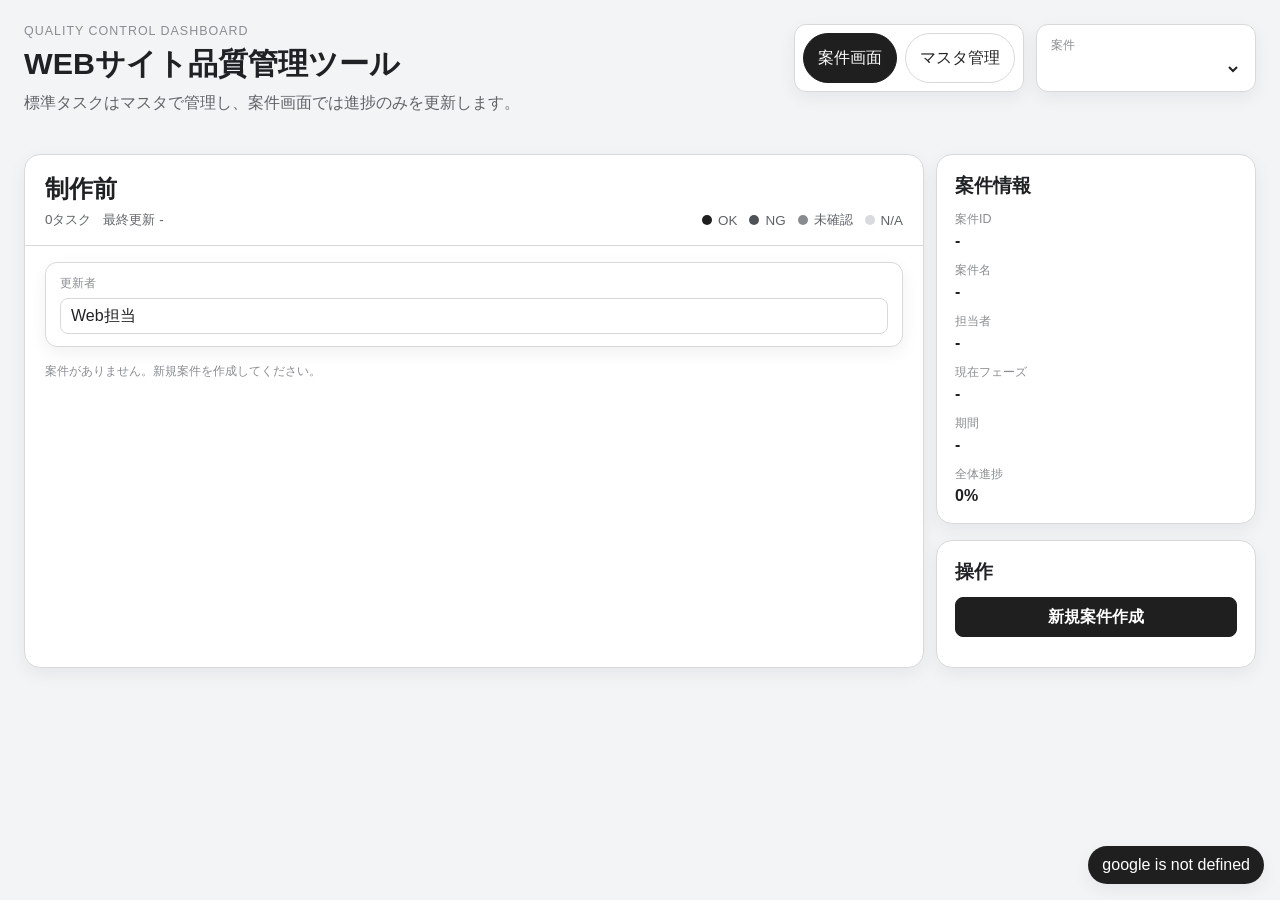
<file: GAS/index.html>
<!DOCTYPE html>
<html lang="ja">
<head>
  <meta charset="UTF-8">
  <meta name="viewport" content="width=device-width, initial-scale=1.0">
  <title>WEBサイト品質管理ツール</title>
  <style>
    :root{--bg:#f3f4f6;--panel:#fff;--muted:#f8f8f8;--border:#d9d9d9;--text:#202124;--soft:#5f6368;--faint:#8a8d91;--black:#1f1f1f;--g700:#4f5257;--g500:#888c91;--g200:#eceef1;--shadow:0 6px 18px rgba(15,23,42,.06);--r1:16px;--r2:12px;--r3:8px}
    *{box-sizing:border-box}body{margin:0;background:var(--bg);color:var(--text);font-family:"Segoe UI","Yu Gothic UI","Hiragino Sans",sans-serif}button,select,input,textarea{font:inherit;color:inherit}
    .app{max-width:1480px;margin:0 auto;padding:24px}.header,.sub,.grid,.master-grid,.summary{display:grid;gap:12px}.header{grid-template-columns:minmax(0,1fr) auto;align-items:start;margin-bottom:20px}.controls{display:flex;gap:12px;align-items:stretch}.panel,.field,.switch{background:var(--panel);border:1px solid var(--border);border-radius:var(--r2);box-shadow:var(--shadow)}
    .panel{border-radius:var(--r1)}.switch{display:flex;gap:8px;padding:8px}.switch button,.pill,.filter{min-width:88px;padding:10px 14px;border:1px solid var(--border);border-radius:999px;background:#fff;cursor:pointer}.switch button.active,.pill.active,.filter.active{background:var(--black);border-color:var(--black);color:#fff}
    .title h1{margin:0 0 8px;font-size:1.9rem}.eyebrow{margin:0 0 6px;font-size:.78rem;letter-spacing:.08em;text-transform:uppercase;color:var(--faint)}.desc{margin:0;color:var(--soft)}
    .field{display:flex;flex-direction:column;gap:6px;padding:12px 14px;min-width:220px}.field label,.helper{font-size:.78rem;color:var(--faint)}.field.hidden{display:none}.field input,.field select,.field textarea{border:1px solid var(--border);border-radius:var(--r3);background:#fff;outline:none;padding:8px 10px}.field .bare{border:0;background:transparent;padding:0;font-weight:600}
    .summary{grid-template-columns:repeat(4,minmax(0,1fr));margin-bottom:20px}.card{padding:16px;background:var(--panel);border:1px solid var(--border);border-radius:var(--r2);text-align:left;cursor:pointer;box-shadow:var(--shadow)}.card.active{background:#fafafa}.card-top{display:flex;justify-content:space-between;align-items:center;margin-bottom:8px}.card-top strong{font-size:.82rem;color:var(--soft);font-weight:600}.bar{height:8px;background:var(--g200);border-radius:999px;overflow:hidden}.fill{height:100%;background:linear-gradient(90deg,var(--black),var(--g700))}.card p{margin:10px 0 0;font-size:.84rem;color:var(--soft)}.card-statuses{display:flex;flex-wrap:wrap;gap:10px;margin-top:10px;font-size:.78rem;color:var(--soft)}.card-statuses span{white-space:nowrap}
    .grid,.master-grid{grid-template-columns:minmax(0,1fr) 320px}.main,.side{display:grid;gap:16px}.panel-head{display:flex;justify-content:space-between;align-items:center;gap:16px;padding:18px 20px 0}.panel-head h2,.panel-head h3{margin:0}.panel-head p{margin:6px 0 0;color:var(--soft)}.sub{grid-template-columns:minmax(0,1fr) auto;align-items:center;padding:0 20px 16px;border-bottom:1px solid var(--border)}.row{display:flex;gap:12px;flex-wrap:wrap;color:var(--soft);font-size:.84rem}.legend{display:inline-flex;gap:6px;align-items:center}.dot{width:10px;height:10px;border-radius:50%;background:var(--g500)}.dot.ok{background:var(--black)}.dot.ng{background:var(--g700)}.dot.na{background:#d8dadd}
    .wrap{padding:16px 20px 20px}.section{border:1px solid var(--border);border-radius:var(--r2);overflow:hidden;margin-bottom:14px}.section-head{display:flex;justify-content:space-between;align-items:center;padding:16px 18px;background:var(--muted)}.section-head h3{margin:0 0 4px;font-size:1rem}.section-head p{margin:0;font-size:.82rem;color:var(--soft)}.section-meta{display:flex;gap:12px;flex-wrap:wrap;font-size:.8rem;color:var(--soft)}.table{width:100%;border-collapse:collapse}.table th,.table td{padding:14px 16px;border-top:1px solid var(--border);vertical-align:top;text-align:left}.table th{background:#fcfcfc;color:var(--soft);font-size:.8rem;white-space:nowrap}.table th:nth-child(1),.table td:nth-child(1){width:92px;white-space:nowrap}.table th:nth-child(2),.table td:nth-child(2){width:96px;white-space:nowrap}.table th:last-child,.table td:last-child{white-space:nowrap}.badge,.state{display:inline-flex;align-items:center;justify-content:center;min-width:52px;padding:5px 10px;border-radius:999px;font-size:.78rem;font-weight:700}.badge{border:1px solid var(--border);background:#fff}.state.ok,.state.active{background:var(--black);color:#fff}.state.ng{background:var(--g700);color:#fff}.state.pending,.state.inactive{background:var(--g200)}.state.na{background:#f1f1f1;border:1px solid var(--border);color:var(--soft)}.note-view{max-width:280px;line-height:1.5;white-space:pre-wrap}.row-actions.inline{display:flex;gap:8px;align-items:center;flex-wrap:wrap}
    .info{margin:12px 0 0;display:grid;gap:12px}.info div{display:grid;gap:4px}.info dt{font-size:.78rem;color:var(--faint)}.info dd{margin:0;font-weight:600}.list{list-style:none;margin:12px 0 0;padding:0;display:grid;gap:12px}.list li{padding-top:12px;border-top:1px solid var(--border)}.list li:first-child{padding-top:0;border-top:0}.list strong{display:block;margin-bottom:4px;font-size:.92rem}.list span,.list p{color:var(--soft);font-size:.84rem}.updates li{display:grid;grid-template-columns:56px minmax(0,1fr);gap:12px}.updates p,.impact p{margin:0}.actions{margin-top:12px;display:grid;gap:10px}.btn{min-height:40px;border:1px solid var(--border);border-radius:var(--r3);background:#fff;cursor:pointer;font-weight:600;padding:0 14px}.btn.primary{background:var(--black);border-color:var(--black);color:#fff}.btn.small{min-height:32px;font-size:.82rem}.btn[disabled]{opacity:.65;cursor:wait}.link-btn{display:inline-flex;align-items:center;justify-content:center;min-height:40px;padding:0 14px;border:1px solid var(--border);border-radius:var(--r3);background:#fff;color:var(--text);text-decoration:none;font-weight:600;box-shadow:var(--shadow)}.link-btn:hover{background:#fafafa}
    .screen{display:none}.screen.active{display:block}.master-tools,.row-actions{display:flex;gap:8px;flex-wrap:wrap}.toast{position:fixed;right:16px;bottom:16px;background:var(--black);color:#fff;padding:10px 14px;border-radius:999px;box-shadow:var(--shadow);display:none}.toast.show{display:inline-flex}
    .modal-bg{position:fixed;inset:0;background:rgba(0,0,0,.35);display:none;align-items:center;justify-content:center;padding:16px}.modal-bg.show{display:flex}.modal{width:min(520px,100%);background:#fff;border-radius:var(--r1);box-shadow:var(--shadow);border:1px solid var(--border)}.modal-head,.modal-body,.modal-foot{padding:20px}.modal-head{border-bottom:1px solid var(--border)}.modal-body{display:grid;gap:12px}.modal-foot{display:flex;justify-content:flex-end;gap:10px;border-top:1px solid var(--border)}.cols2{display:grid;grid-template-columns:repeat(2,minmax(0,1fr));gap:12px}
    @media(max-width:1100px){.summary,.grid,.master-grid{grid-template-columns:1fr}}@media(max-width:800px){.app{padding:16px}.header,.controls,.sub,.cols2{grid-template-columns:1fr;display:grid}.summary{grid-template-columns:repeat(2,minmax(0,1fr))}.table,.table thead,.table tbody,.table tr,.table th,.table td{display:block}.table thead{display:none}.table td{border-top:0;padding-top:6px;padding-bottom:6px}.table tr{padding:12px 0;border-top:1px solid var(--border)}}
  </style>
</head>
<body>
  <div class="app">
    <header class="header">
      <div class="title">
        <p class="eyebrow">Quality Control Dashboard</p>
        <h1>WEBサイト品質管理ツール</h1>
        <p class="desc">標準タスクはマスタで管理し、案件画面では進捗のみを更新します。</p>
      </div>
      <div class="controls">
        <div class="switch" id="viewSwitch">
          <button class="active" data-view="project" type="button">案件画面</button>
          <button data-view="master" type="button">マスタ管理</button>
        </div>
        <div class="field" id="projectField">
          <label>案件</label>
          <select id="projectSelect" class="bare"></select>
        </div>
      </div>
    </header>

    <section class="screen active" id="projectScreen">
      <section class="summary" id="phaseSummary"></section>
      <main class="grid">
        <section class="main">
          <section class="panel">
            <div class="panel-head">
              <div>
                <h2 id="phaseTitle">制作前</h2>
                <p id="phaseDescription"></p>
              </div>
              <div class="master-tools" id="phaseTabs"></div>
            </div>
            <div class="sub">
              <div class="row">
                <span id="phaseMetaCount">0タスク</span>
                <span id="phaseMetaUpdated">最終更新 -</span>
              </div>
              <div class="row">
                <span class="legend"><i class="dot ok"></i>OK</span>
                <span class="legend"><i class="dot ng"></i>NG</span>
                <span class="legend"><i class="dot"></i>未確認</span>
                <span class="legend"><i class="dot na"></i>N/A</span>
              </div>
            </div>
            <div class="wrap">
              <div class="field" style="margin-bottom:16px">
                <label>更新者</label>
                <input id="updatedByInput" type="text" value="Web担当">
              </div>
              <div id="checklistGroups"></div>
            </div>
          </section>
        </section>
        <aside class="side">
          <section class="panel" style="padding:18px">
            <div class="panel-head" style="padding:0"><h3>案件情報</h3></div>
            <dl class="info">
              <div><dt>案件ID</dt><dd id="projectId">-</dd></div>
              <div><dt>案件名</dt><dd id="projectName">-</dd></div>
              <div><dt>担当者</dt><dd id="projectOwner">-</dd></div>
              <div><dt>現在フェーズ</dt><dd id="projectStage">-</dd></div>
              <div><dt>期間</dt><dd id="projectWindow">-</dd></div>
              <div><dt>全体進捗</dt><dd id="projectOverallProgress">0%</dd></div>
            </dl>
          </section>
          <section class="panel" style="padding:18px">
            <div class="panel-head" style="padding:0"><h3>操作</h3></div>
            <div class="actions">
              <button class="btn primary" id="createProjectButton" type="button">新規案件作成</button>
            </div>
            <p class="helper" id="spreadsheetLinkWrap" style="margin-top:12px"></p>
          </section>
        </aside>
      </main>
    </section>

    <section class="screen" id="masterScreen">
      <div class="master-grid">
        <section class="main">
          <section class="panel">
            <div class="panel-head">
              <div><h2>チェック項目マスタ管理</h2><p>標準タスクの追加・編集・有効/無効を行います。案件画面では定義を変更しません。</p></div>
              <div class="master-tools"><button class="btn primary" id="createMasterButton" type="button">新規タスク追加</button></div>
            </div>
            <div class="sub">
              <div class="row"><span id="masterTaskCount">0件の標準タスク</span><span id="masterActiveCount">有効 0件</span></div>
              <div class="master-tools" id="masterFilter">
                <button class="filter active" data-filter="all" type="button">すべて</button>
                <button class="filter" data-filter="active" type="button">有効のみ</button>
                <button class="filter" data-filter="inactive" type="button">無効のみ</button>
              </div>
            </div>
            <div class="wrap">
              <table class="table">
                <thead><tr><th>ID</th><th>フェーズ</th><th>カテゴリ</th><th>タスク名</th><th>重要度</th><th>状態</th><th>並び順</th><th>操作</th></tr></thead>
                <tbody id="masterTableBody"></tbody>
              </table>
            </div>
          </section>
        </section>
        <aside class="side">
          <section class="panel" style="padding:18px"><div class="panel-head" style="padding:0"><h3>管理ルール</h3></div><ul class="list"><li>標準タスクの追加・編集・有効/無効はマスタ管理画面で実施</li><li>案件画面ではステータスと備考のみ更新</li><li>既存案件への反映は自動ではなく明示操作で実施</li></ul></section>
        </aside>
      </div>
    </section>
  </div>

  <div class="toast" id="toast"></div>

  <div class="modal-bg" id="projectModal"><div class="modal"><div class="modal-head"><h3>新規案件作成</h3></div><div class="modal-body"><div class="field"><label>案件名</label><input id="modalProjectName" type="text"></div><div class="cols2"><div class="field"><label>担当者</label><input id="modalProjectOwner" type="text" value="Web担当"></div><div class="field"><label>現在フェーズ</label><select id="modalProjectPhase"></select></div></div><div class="cols2"><div class="field"><label>開始日</label><input id="modalProjectStart" type="date"></div><div class="field"><label>公開予定日</label><input id="modalProjectLaunch" type="date"></div></div></div><div class="modal-foot"><button class="btn" data-close="projectModal" type="button">キャンセル</button><button class="btn primary" id="submitProjectButton" type="button">作成</button></div></div></div>
  <div class="modal-bg" id="masterModal"><div class="modal"><div class="modal-head"><h3 id="masterModalTitle">マスタタスク編集</h3></div><div class="modal-body"><input id="modalTaskMasterId" type="hidden"><div class="cols2"><div class="field"><label>フェーズ</label><select id="modalMasterPhase"></select></div><div class="field"><label>カテゴリ</label><input id="modalMasterCategory" type="text"></div></div><div class="field"><label>タスク名</label><textarea id="modalMasterTaskName"></textarea></div><div class="cols2"><div class="field"><label>重要度</label><select id="modalMasterPriority"></select></div><div class="field"><label>並び順</label><input id="modalMasterSortOrder" type="number" step="10"></div></div></div><div class="modal-foot"><button class="btn" data-close="masterModal" type="button">キャンセル</button><button class="btn primary" id="submitMasterButton" type="button">保存</button></div></div></div>

  <script>
    const PHASES=['制作前','制作','公開前','公開後'];
    const PRIORITIES=['高','中','低'];
    const STATUS_OPTIONS=[{value:'ok',label:'OK'},{value:'ng',label:'NG'},{value:'pending',label:'未確認'},{value:'na',label:'N/A'}];
    const state={currentView:'project',currentProjectId:'',currentPhase:PHASES[0],masterFilter:'all',appState:null,projectDetail:null,masters:[]};
    const $=(id)=>document.getElementById(id);

    function init(){fillOptions();bindEvents();runServer('initializeSpreadsheet').then(()=>runServer('getAppState')).then((appState)=>{const safeAppState=(appState&&Array.isArray(appState.projects))?appState:{projects:[],spreadsheetUrl:''};state.appState=safeAppState;if(safeAppState.projects.length)state.currentProjectId=safeAppState.projects[0].projectId;renderApp();}).catch(err=>{showError(err);renderApp();});}
    function fillOptions(){ $('modalProjectPhase').innerHTML=PHASES.map(v=>`<option value="${v}">${v}</option>`).join(''); $('modalMasterPhase').innerHTML=PHASES.map(v=>`<option value="${v}">${v}</option>`).join(''); $('modalMasterPriority').innerHTML=PRIORITIES.map(v=>`<option value="${v}">${v}</option>`).join('');}
    function bindEvents(){
      $('viewSwitch').addEventListener('click',e=>{const b=e.target.closest('[data-view]'); if(!b)return; state.currentView=b.dataset.view; renderVisibility(); if(state.currentView==='master'&&!state.masters.length){ loadMasters(); }});
      $('projectSelect').addEventListener('change',e=>{state.currentProjectId=e.target.value; loadProjectDetail();});
      $('phaseSummary').addEventListener('click',e=>{const b=e.target.closest('[data-phase]'); if(!b)return; state.currentPhase=b.dataset.phase; renderProjectDetail();});
      $('phaseTabs').addEventListener('click',e=>{const b=e.target.closest('[data-phase]'); if(!b)return; state.currentPhase=b.dataset.phase; renderProjectDetail();});
      $('checklistGroups').addEventListener('click',e=>{const b=e.target.closest('[data-action="save-task"]'); if(!b)return; saveTask(b.dataset.taskMasterId);});
      $('masterFilter').addEventListener('click',e=>{const b=e.target.closest('[data-filter]'); if(!b)return; state.masterFilter=b.dataset.filter; renderMaster();});
      $('createProjectButton').addEventListener('click',()=>openModal('projectModal'));
      $('createMasterButton').addEventListener('click',()=>openMaster());
      $('submitProjectButton').addEventListener('click',submitProject);
      $('submitMasterButton').addEventListener('click',submitMaster);
      $('masterTableBody').addEventListener('click',e=>{const b=e.target.closest('[data-master-action]'); if(!b)return; const row=state.masters.find(x=>x.taskMasterId===b.dataset.taskMasterId); if(!row)return; if(b.dataset.masterAction==='edit')openMaster(row); if(b.dataset.masterAction==='toggle')runServer('toggleMasterItem',{taskMasterId:row.taskMasterId,isActive:!row.isActive}).then(()=>reloadMasters()).then(()=>toast('マスタ状態を更新しました。')).catch(showError);});
      document.querySelectorAll('[data-close]').forEach(b=>b.addEventListener('click',()=>closeModal(b.dataset.close)));
    }

    function renderApp(){renderProjectOptions();renderVisibility();renderMaster(); if(state.currentProjectId){loadProjectDetail();} else {renderEmpty();} if(state.appState&&state.appState.spreadsheetUrl){$('spreadsheetLinkWrap').innerHTML=`<a class="link-btn" href="${state.appState.spreadsheetUrl}" target="_blank" rel="noopener noreferrer">スプレッドシートを開く</a>`;}}
    function renderVisibility(){ $('projectScreen').classList.toggle('active',state.currentView==='project'); $('masterScreen').classList.toggle('active',state.currentView==='master'); $('projectField').classList.toggle('hidden',state.currentView==='master'); document.querySelectorAll('#viewSwitch [data-view]').forEach(b=>b.classList.toggle('active',b.dataset.view===state.currentView));}
    function normalizeProject(project){
      if(!project) return null;
      const projectId=project.projectId||project.id||'';
      const projectName=project.projectName||project.name||projectId||'名称未設定案件';
      return Object.assign({}, project, { projectId, projectName });
    }
    function renderProjectOptions(){
      const rawProjects=(state.appState&&Array.isArray(state.appState.projects))?state.appState.projects:[];
      const projects=rawProjects.map(normalizeProject).filter(Boolean);
      if(state.currentProjectId && !projects.some(p=>p.projectId===state.currentProjectId)){
        projects.push({ projectId: state.currentProjectId, projectName: '新規作成案件' });
      }
      $('projectSelect').innerHTML=projects.map(p=>`<option value="${p.projectId}">${escapeHtml(p.projectName)}</option>`).join('');
      $('projectSelect').value=state.currentProjectId||'';
      if(state.currentProjectId && $('projectSelect').value!==state.currentProjectId){
        const fallback=document.createElement('option');
        fallback.value=state.currentProjectId;
        fallback.textContent='新規作成案件';
        $('projectSelect').appendChild(fallback);
        $('projectSelect').value=state.currentProjectId;
      }
    }
    function loadProjectDetail(){ if(!state.currentProjectId){renderEmpty(); return Promise.resolve();} return runServer('getProjectChecklist',state.currentProjectId).then(detail=>{state.projectDetail=detail; renderProjectDetail();}).catch(showError);}
    function renderEmpty(){ $('phaseSummary').innerHTML=''; $('phaseTabs').innerHTML=''; $('checklistGroups').innerHTML='<p class="helper">案件がありません。新規案件を作成してください。</p>';}
    function renderProjectDetail(){ if(!state.projectDetail){renderEmpty(); return;} const d=state.projectDetail; const selected=d.phases.find(p=>p.phase===state.currentPhase)||d.phases[0]; state.currentPhase=selected.phase; $('projectId').textContent=d.project.projectId; $('projectName').textContent=d.project.projectName; $('projectOwner').textContent=d.project.owner; $('projectStage').textContent=d.project.currentPhase; $('projectWindow').textContent=`${d.project.startDate||'-'} - ${d.project.launchDate||'-'}`; $('projectOverallProgress').textContent=`${d.progress.overall}%`;
      $('phaseSummary').innerHTML=d.phases.map(p=>`<button class="card ${p.phase===state.currentPhase?'active':''}" data-phase="${p.phase}" type="button"><div class="card-top"><span>${p.phase}</span><strong>${p.progress}%</strong></div><div class="bar"><div class="fill" style="width:${p.progress}%"></div></div><p>${p.totalTasks}タスク</p></button>`).join('');
      $('phaseTabs').innerHTML=d.phases.map(p=>`<button class="pill ${p.phase===state.currentPhase?'active':''}" data-phase="${p.phase}" type="button">${p.phase}</button>`).join('');
      $('phaseTitle').textContent=selected.phase; $('phaseDescription').textContent=phaseDescription(selected.phase); $('phaseMetaCount').textContent=`${selected.totalTasks}タスク`;
      const latest=selected.categories.flatMap(c=>c.items).map(i=>i.updatedAt||'').sort().reverse()[0]||'-'; $('phaseMetaUpdated').textContent=`最終更新 ${latest}`;
      $('checklistGroups').innerHTML=selected.categories.map(c=>`<section class="section"><div class="section-head"><div><h3>${c.category}</h3><p>${c.items.length}件のタスク</p></div></div><table class="table"><thead><tr><th>タスク</th><th>重要度</th><th>ステータス</th><th>備考</th><th>更新</th><th>保存</th></tr></thead><tbody>${c.items.map(item=>`<tr><td class="task">${escapeHtml(item.taskName)}</td><td><span class="badge">${item.priority}</span></td><td><select data-status="${item.taskMasterId}">${STATUS_OPTIONS.map(o=>`<option value="${o.value}" ${o.value===item.status?'selected':''}>${o.label}</option>`).join('')}</select></td><td><textarea data-note="${item.taskMasterId}">${escapeHtml(item.note||'')}</textarea></td><td>${escapeHtml(item.updatedBy||'-')}<br><span class="helper">${escapeHtml(item.updatedAt||'-')}</span></td><td><button class="btn small" data-action="save-task" data-task-master-id="${item.taskMasterId}" type="button">保存</button></td></tr>`).join('')}</tbody></table></section>`).join('');
    }
    function renderMaster(){ const masters=filteredMasters(); $('masterTaskCount').textContent=`${masters.length}件の標準タスク`; $('masterActiveCount').textContent=`有効 ${state.masters.filter(i=>i.isActive).length}件`; document.querySelectorAll('#masterFilter [data-filter]').forEach(b=>b.classList.toggle('active',b.dataset.filter===state.masterFilter)); $('masterTableBody').innerHTML=masters.map(i=>`<tr><td>${i.taskMasterId}</td><td>${i.phase}</td><td>${i.category}</td><td>${escapeHtml(i.taskName)}</td><td><span class="badge">${i.priority}</span></td><td><span class="state ${i.isActive?'active':'inactive'}">${i.isActive?'有効':'無効'}</span></td><td>${i.sortOrder}</td><td><div class="row-actions"><button class="btn small" data-master-action="edit" data-task-master-id="${i.taskMasterId}" type="button">編集</button><button class="btn small" data-master-action="toggle" data-task-master-id="${i.taskMasterId}" type="button">${i.isActive?'無効化':'有効化'}</button></div></td></tr>`).join(''); if(!state.masters.length){ $('masterTableBody').innerHTML='<tr><td colspan="8">マスタは未読込です。マスタ管理画面を開いた際に取得します。</td></tr>'; }}
    function filteredMasters(){ if(state.masterFilter==='active')return state.masters.filter(i=>i.isActive); if(state.masterFilter==='inactive')return state.masters.filter(i=>!i.isActive); return state.masters;}
    function saveTask(taskMasterId){ const updatedBy=$('updatedByInput').value.trim()||'担当者'; const status=document.querySelector(`[data-status="${taskMasterId}"]`).value; const note=document.querySelector(`[data-note="${taskMasterId}"]`).value; runServer('saveProjectTaskUpdates',{projectId:state.currentProjectId,updatedBy,updates:[{taskMasterId,status,note}]}).then(detail=>{state.projectDetail=detail; return refreshAppState().then(()=>{ renderProjectDetail(); toast('タスクを保存しました。');});}).catch(showError);}
    function submitProject(){ const draftProjectName=$('modalProjectName').value.trim(); runServer('createProject',{projectName:draftProjectName,owner:$('modalProjectOwner').value,currentPhase:$('modalProjectPhase').value,startDate:$('modalProjectStart').value,launchDate:$('modalProjectLaunch').value,status:'進行中'}).then(detail=>{ if(!detail||!detail.project||!(detail.project.projectId||detail.project.id)){ throw new Error('案件作成結果が不正です。'); } const normalizedProject=normalizeProject(Object.assign({ projectName: draftProjectName }, detail.project)); const newProjectId=normalizedProject.projectId; closeModal('projectModal'); clearProjectModal(); if(!state.appState){ state.appState={projects:[],spreadsheetUrl:''}; } if(!Array.isArray(state.appState.projects)){ state.appState.projects=[]; } const index=state.appState.projects.findIndex(project=>normalizeProject(project).projectId===newProjectId); if(index>=0){ state.appState.projects[index]=normalizedProject; } else { state.appState.projects=[normalizedProject].concat(state.appState.projects.map(normalizeProject).filter(Boolean)); } state.currentProjectId=newProjectId; state.projectDetail=detail; renderProjectOptions(); $('projectSelect').value=newProjectId; renderVisibility(); renderProjectDetail(); toast('案件を作成しました。'); console.log('submitProject local project list', state.appState.projects.map(p=>normalizeProject(p)).filter(Boolean).map(p=>({projectId:p.projectId,projectName:p.projectName}))); return refreshAppState({preferredProjectId:newProjectId,debugLabel:'submitProject-background'}).then((appState)=>{ if(appState&&Array.isArray(appState.projects)){ console.log('submitProject refreshed projects',appState.projects.map(p=>({projectId:p.projectId,projectName:p.projectName}))); renderProjectOptions(); $('projectSelect').value=newProjectId; } return null; }); }).catch(showError);}
    function openMaster(master){ $('masterModalTitle').textContent=master?'マスタタスク編集':'新規マスタタスク追加'; $('modalTaskMasterId').value=master?master.taskMasterId:''; $('modalMasterPhase').value=master?master.phase:PHASES[0]; $('modalMasterCategory').value=master?master.category:''; $('modalMasterTaskName').value=master?master.taskName:''; $('modalMasterPriority').value=master?master.priority:PRIORITIES[1]; $('modalMasterSortOrder').value=master?master.sortOrder:''; openModal('masterModal');}
    function submitMaster(){ const existing=state.masters.find(i=>i.taskMasterId===$('modalTaskMasterId').value); runServer('saveMasterItem',{taskMasterId:$('modalTaskMasterId').value||undefined,phase:$('modalMasterPhase').value,category:$('modalMasterCategory').value,taskName:$('modalMasterTaskName').value,priority:$('modalMasterPriority').value,sortOrder:$('modalMasterSortOrder').value,isActive:existing?existing.isActive:true}).then(()=>reloadMasters()).then(()=>{closeModal('masterModal'); toast('マスタを保存しました。');}).catch(showError);}
    function loadMasters(){ return runServer('getMasterItems','all').then(items=>{ state.masters=Array.isArray(items)?items:[]; renderMaster(); return state.masters; }).catch(showError); }
    function reloadMasters(){ return loadMasters().then(()=>refreshAppState()).then(()=>state.currentProjectId?loadProjectDetail():null);}
    function refreshAppState(options){ const opts=options||{}; return runServer('getAppState').then(appState=>{ if(!appState||!Array.isArray(appState.projects)){ console.error('getAppState returned unexpected payload', appState); return { projects: [], spreadsheetUrl: '' }; } state.appState=appState; const hasPreferred=opts.preferredProjectId&&appState.projects.some(project=>project.projectId===opts.preferredProjectId); if(hasPreferred){ state.currentProjectId=opts.preferredProjectId; } else if(!state.currentProjectId&&appState.projects.length){ state.currentProjectId=appState.projects[0].projectId; } else if(state.currentProjectId&&!appState.projects.some(project=>project.projectId===state.currentProjectId)){ state.currentProjectId=appState.projects.length?appState.projects[0].projectId:''; } renderProjectOptions(); if(opts.debugLabel){ console.log(opts.debugLabel, { preferredProjectId: opts.preferredProjectId || '', currentProjectId: state.currentProjectId, projectCount: appState.projects.length }); } return appState; });}
    function setButtonBusy(button,label){ if(!button) return ()=>{}; const originalLabel=button.textContent; button.disabled=true; button.textContent=label||'処理中...'; return ()=>{ button.disabled=false; button.textContent=originalLabel; }; }
    function saveTask(taskMasterId){ const button=document.querySelector(`[data-action="save-task"][data-task-master-id="${taskMasterId}"]`); const resetBusy=setButtonBusy(button,'保存中...'); const updatedBy=$('updatedByInput').value.trim()||'担当者'; const status=document.querySelector(`[data-status="${taskMasterId}"]`).value; const note=document.querySelector(`[data-note="${taskMasterId}"]`).value; runServer('saveProjectTaskUpdates',{projectId:state.currentProjectId,updatedBy,updates:[{taskMasterId,status,note}]}).then(detail=>{state.projectDetail=detail; renderProjectDetail(); toast('タスクを保存しました。');}).catch(showError).finally(resetBusy);}
    function submitMaster(){ const button=$('submitMasterButton'); const resetBusy=setButtonBusy(button,'保存中...'); const existing=state.masters.find(i=>i.taskMasterId===$('modalTaskMasterId').value); runServer('saveMasterItem',{taskMasterId:$('modalTaskMasterId').value||undefined,phase:$('modalMasterPhase').value,category:$('modalMasterCategory').value,taskName:$('modalMasterTaskName').value,priority:$('modalMasterPriority').value,sortOrder:$('modalMasterSortOrder').value,isActive:existing?existing.isActive:true}).then((result)=>reloadMasters(result)).then((result)=>{closeModal('masterModal'); toast(`マスタを保存しました${result&&typeof result.insertedCount==='number'&&result.insertedCount>0?` (${result.insertedCount}件反映)`:''}。`);}).catch(showError).finally(resetBusy);}
    function reloadMasters(result){ if(result&&Array.isArray(result.masters)){ state.masters=result.masters; renderMaster(); return Promise.resolve(result); } return loadMasters().then(()=>({insertedCount:0}));}
    function openModal(id){ $(id).classList.add('show'); } function closeModal(id){ $(id).classList.remove('show'); }
    function clearProjectModal(){ $('modalProjectName').value=''; $('modalProjectOwner').value='Web担当'; $('modalProjectPhase').value=PHASES[0]; $('modalProjectStart').value=''; $('modalProjectLaunch').value='';}
    function toast(message){ const el=$('toast'); el.textContent=message; el.classList.add('show'); clearTimeout(toast.t); toast.t=setTimeout(()=>el.classList.remove('show'),2800);}
    function showError(error){ console.error(error); toast(error&&error.message?error.message:String(error));}
    function phaseDescription(phase){ return {'制作前':'現状分析とヒアリングを整理し、要件を固めるフェーズです。','制作':'実制作物の品質、導線、表現を確認するフェーズです。','公開前':'公開前の最終確認と技術・SEO観点の点検フェーズです。','公開後':'公開後の計測環境と運用準備を確認するフェーズです。'}[phase]||'';}
    function escapeHtml(v){ return String(v||'').replace(/&/g,'&amp;').replace(/</g,'&lt;').replace(/>/g,'&gt;').replace(/"/g,'&quot;').replace(/'/g,'&#39;'); }
    function runServer(fn,payload){ return new Promise((resolve,reject)=>{ google.script.run.withSuccessHandler(resolve).withFailureHandler(reject)[fn](payload); }); }
    function summarizePhaseStatuses(items){ const rows=Array.isArray(items)?items:[]; const doneCount=rows.filter(item=>item.status==='ok'||item.status==='na').length; const pendingCount=rows.filter(item=>item.status==='pending').length; const ngCount=rows.filter(item=>item.status==='ng').length; const totalCount=rows.length; const progressPercent=totalCount?Math.round((doneCount/totalCount)*100):0; return {doneCount,pendingCount,ngCount,totalCount,progressPercent}; }
    function ensurePhaseMetaSummary(){ let summary=$('phaseMetaSummary'); if(summary)return summary; summary=document.createElement('span'); summary.id='phaseMetaSummary'; const updated=$('phaseMetaUpdated'); if(updated&&updated.parentNode){ updated.parentNode.insertBefore(summary, updated); } return summary; }
    function renderProjectDetail(){ if(!state.projectDetail){renderEmpty(); return;} const d=state.projectDetail; const selected=d.phases.find(p=>p.phase===state.currentPhase)||d.phases[0]; state.currentPhase=selected.phase; $('projectId').textContent=d.project.projectId; $('projectName').textContent=d.project.projectName; $('projectOwner').textContent=d.project.owner; $('projectStage').textContent=d.project.currentPhase; $('projectWindow').textContent=`${d.project.startDate||'-'} - ${d.project.launchDate||'-'}`; $('projectOverallProgress').textContent=`${d.progress.overall}%`; $('phaseSummary').innerHTML=d.phases.map(p=>{ const items=p.categories.flatMap(c=>c.items); const summary=summarizePhaseStatuses(items); return `<button class="card ${p.phase===state.currentPhase?'active':''}" data-phase="${p.phase}" type="button"><div class="card-top"><span>${p.phase}</span><strong>進捗 ${summary.progressPercent}%</strong></div><div class="bar"><div class="fill" style="width:${summary.progressPercent}%"></div></div><p>完了 ${summary.doneCount} / 全体 ${summary.totalCount}</p><div class="card-statuses"><span>完了 ${summary.doneCount}件</span><span>未確認 ${summary.pendingCount}件</span><span>要確認 ${summary.ngCount}件</span></div></button>`; }).join(''); $('phaseTabs').innerHTML=d.phases.map(p=>`<button class="pill ${p.phase===state.currentPhase?'active':''}" data-phase="${p.phase}" type="button">${p.phase}</button>`).join(''); const selectedItems=selected.categories.flatMap(c=>c.items); const selectedSummary=summarizePhaseStatuses(selectedItems); $('phaseTitle').textContent=selected.phase; $('phaseDescription').textContent=phaseDescription(selected.phase); $('phaseMetaCount').textContent=`${selectedSummary.totalCount}タスク / 完了 ${selectedSummary.doneCount}件`; ensurePhaseMetaSummary().textContent=`未確認 ${selectedSummary.pendingCount}件 / 要確認 ${selectedSummary.ngCount}件`; const latest=selectedItems.map(i=>i.updatedAt||'').sort().reverse()[0]||'-'; $('phaseMetaUpdated').textContent=`最終更新 ${latest}`; $('checklistGroups').innerHTML=selected.categories.map(c=>`<section class="section"><div class="section-head"><div><h3>${c.category}</h3><p>${c.items.length}件のタスク</p></div></div><table class="table"><thead><tr><th>タスク</th><th>重要度</th><th>ステータス</th><th>備考</th><th>更新</th><th>保存</th></tr></thead><tbody>${c.items.map(item=>`<tr><td class="task">${escapeHtml(item.taskName)}</td><td><span class="badge">${item.priority}</span></td><td><select data-status="${item.taskMasterId}">${STATUS_OPTIONS.map(o=>`<option value="${o.value}" ${o.value===item.status?'selected':''}>${o.label}</option>`).join('')}</select></td><td><textarea data-note="${item.taskMasterId}">${escapeHtml(item.note||'')}</textarea></td><td>${escapeHtml(item.updatedBy||'-')}<br><span class="helper">${escapeHtml(item.updatedAt||'-')}</span></td><td><button class="btn small" data-action="save-task" data-task-master-id="${item.taskMasterId}" type="button">保存</button></td></tr>`).join('')}</tbody></table></section>`).join(''); }
    init();
    state.editingTaskIds = state.editingTaskIds || {};
    function summarizePhaseStatuses(items){ const rows=Array.isArray(items)?items:[]; const doneCount=rows.filter(item=>item.status==='ok'||item.status==='na').length; const pendingCount=rows.filter(item=>item.status==='pending').length; const ngCount=rows.filter(item=>item.status==='ng').length; const totalCount=rows.length; const progressPercent=totalCount?Math.round((doneCount/totalCount)*100):0; return {doneCount,pendingCount,ngCount,totalCount,progressPercent}; }
    function ensurePhaseMetaSummary(){ let summary=$('phaseMetaSummary'); if(summary)return summary; summary=document.createElement('span'); summary.id='phaseMetaSummary'; const updated=$('phaseMetaUpdated'); if(updated&&updated.parentNode){ updated.parentNode.insertBefore(summary, updated); } return summary; }
    function statusBadgeLabel(status){ return {ok:'OK',ng:'要確認',pending:'未確認',na:'N/A'}[status]||'未確認'; }
    function statusBadgeClass(status){ return {ok:'ok',ng:'ng',pending:'pending',na:'na'}[status]||'pending'; }
    function isTaskEditing(taskMasterId){ return state.editingTaskIds && state.editingTaskIds[taskMasterId]===true; }
    function setTaskEditing(taskMasterId,isEditing){ state.editingTaskIds = state.editingTaskIds || {}; if(isEditing){ state.editingTaskIds[taskMasterId]=true; } else { delete state.editingTaskIds[taskMasterId]; } }
    $('checklistGroups').addEventListener('click',e=>{ const action=e.target.closest('[data-row-action]'); if(!action)return; const taskMasterId=action.dataset.taskMasterId; if(!taskMasterId)return; if(action.dataset.rowAction==='edit'){ setTaskEditing(taskMasterId,true); renderProjectDetail(); } if(action.dataset.rowAction==='cancel'){ setTaskEditing(taskMasterId,false); renderProjectDetail(); } });
    function renderProjectDetail(){ if(!state.projectDetail){renderEmpty(); return;} const d=state.projectDetail; const selected=d.phases.find(p=>p.phase===state.currentPhase)||d.phases[0]; state.currentPhase=selected.phase; $('projectId').textContent=d.project.projectId; $('projectName').textContent=d.project.projectName; $('projectOwner').textContent=d.project.owner; $('projectStage').textContent=d.project.currentPhase; $('projectWindow').textContent=`${d.project.startDate||'-'} - ${d.project.launchDate||'-'}`; $('projectOverallProgress').textContent=`${d.progress.overall}%`; $('phaseSummary').innerHTML=d.phases.map(p=>{ const items=p.categories.flatMap(c=>c.items); const summary=summarizePhaseStatuses(items); return `<button class="card ${p.phase===state.currentPhase?'active':''}" data-phase="${p.phase}" type="button"><div class="card-top"><span>${p.phase}</span><strong>進捗 ${summary.progressPercent}%</strong></div><div class="bar"><div class="fill" style="width:${summary.progressPercent}%"></div></div><p>完了 ${summary.doneCount} / 全体 ${summary.totalCount}</p><div class="card-statuses"><span>完了 ${summary.doneCount}件</span><span>未確認 ${summary.pendingCount}件</span><span>要確認 ${summary.ngCount}件</span></div></button>`; }).join(''); $('phaseTabs').innerHTML=d.phases.map(p=>`<button class="pill ${p.phase===state.currentPhase?'active':''}" data-phase="${p.phase}" type="button">${p.phase}</button>`).join(''); const selectedItems=selected.categories.flatMap(c=>c.items); const selectedSummary=summarizePhaseStatuses(selectedItems); $('phaseTitle').textContent=selected.phase; $('phaseDescription').textContent=phaseDescription(selected.phase); $('phaseMetaCount').textContent=`${selectedSummary.totalCount}タスク / 完了 ${selectedSummary.doneCount}件`; ensurePhaseMetaSummary().textContent=`未確認 ${selectedSummary.pendingCount}件 / 要確認 ${selectedSummary.ngCount}件`; const latest=selectedItems.map(i=>i.updatedAt||'').sort().reverse()[0]||'-'; $('phaseMetaUpdated').textContent=`最終更新 ${latest}`; $('checklistGroups').innerHTML=selected.categories.map(c=>{ const categorySummary=summarizePhaseStatuses(c.items); return `<section class="section"><div class="section-head"><div><h3>${c.category}</h3><p>${c.items.length}件のタスク</p></div><div class="section-meta"><span>完了 ${categorySummary.doneCount}件</span><span>未確認 ${categorySummary.pendingCount}件</span><span>要確認 ${categorySummary.ngCount}件</span></div></div><table class="table"><thead><tr><th>タスク</th><th>重要度</th><th>ステータス</th><th>備考</th><th>更新</th><th>操作</th></tr></thead><tbody>${c.items.map(item=>{ const editing=isTaskEditing(item.taskMasterId); return `<tr><td class="task">${escapeHtml(item.taskName)}</td><td><span class="badge">${item.priority}</span></td><td>${editing?`<select data-status="${item.taskMasterId}">${STATUS_OPTIONS.map(o=>`<option value="${o.value}" ${o.value===item.status?'selected':''}>${o.label}</option>`).join('')}</select>`:`<span class="state ${statusBadgeClass(item.status)}">${statusBadgeLabel(item.status)}</span>`}</td><td>${editing?`<textarea data-note="${item.taskMasterId}">${escapeHtml(item.note||'')}</textarea>`:`<div class="note-view">${escapeHtml(item.note||'-')}</div>`}</td><td>${escapeHtml(item.updatedBy||'-')}<br><span class="helper">${escapeHtml(item.updatedAt||'-')}</span></td><td><div class="row-actions inline">${editing?`<button class="btn small" data-action="save-task" data-task-master-id="${item.taskMasterId}" type="button">保存</button><button class="btn small" data-row-action="cancel" data-task-master-id="${item.taskMasterId}" type="button">取消</button>`:`<button class="btn small" data-row-action="edit" data-task-master-id="${item.taskMasterId}" type="button">編集</button>`}</div></td></tr>`; }).join('')}</tbody></table></section>`; }).join(''); }
    function saveTask(taskMasterId){ const button=document.querySelector(`[data-action="save-task"][data-task-master-id="${taskMasterId}"]`); const resetBusy=setButtonBusy(button,'保存中...'); const updatedBy=$('updatedByInput').value.trim()||'Web担当'; const status=document.querySelector(`[data-status="${taskMasterId}"]`).value; const note=document.querySelector(`[data-note="${taskMasterId}"]`).value; runServer('saveProjectTaskUpdates',{projectId:state.currentProjectId,updatedBy,updates:[{taskMasterId,status,note}]}).then(detail=>{ setTaskEditing(taskMasterId,false); state.projectDetail=detail; renderProjectDetail(); toast('タスクを保存しました。'); }).catch(showError).finally(resetBusy);}
    if(state.projectDetail){ renderProjectDetail(); }
  </script>
</body>
</html>
</file>
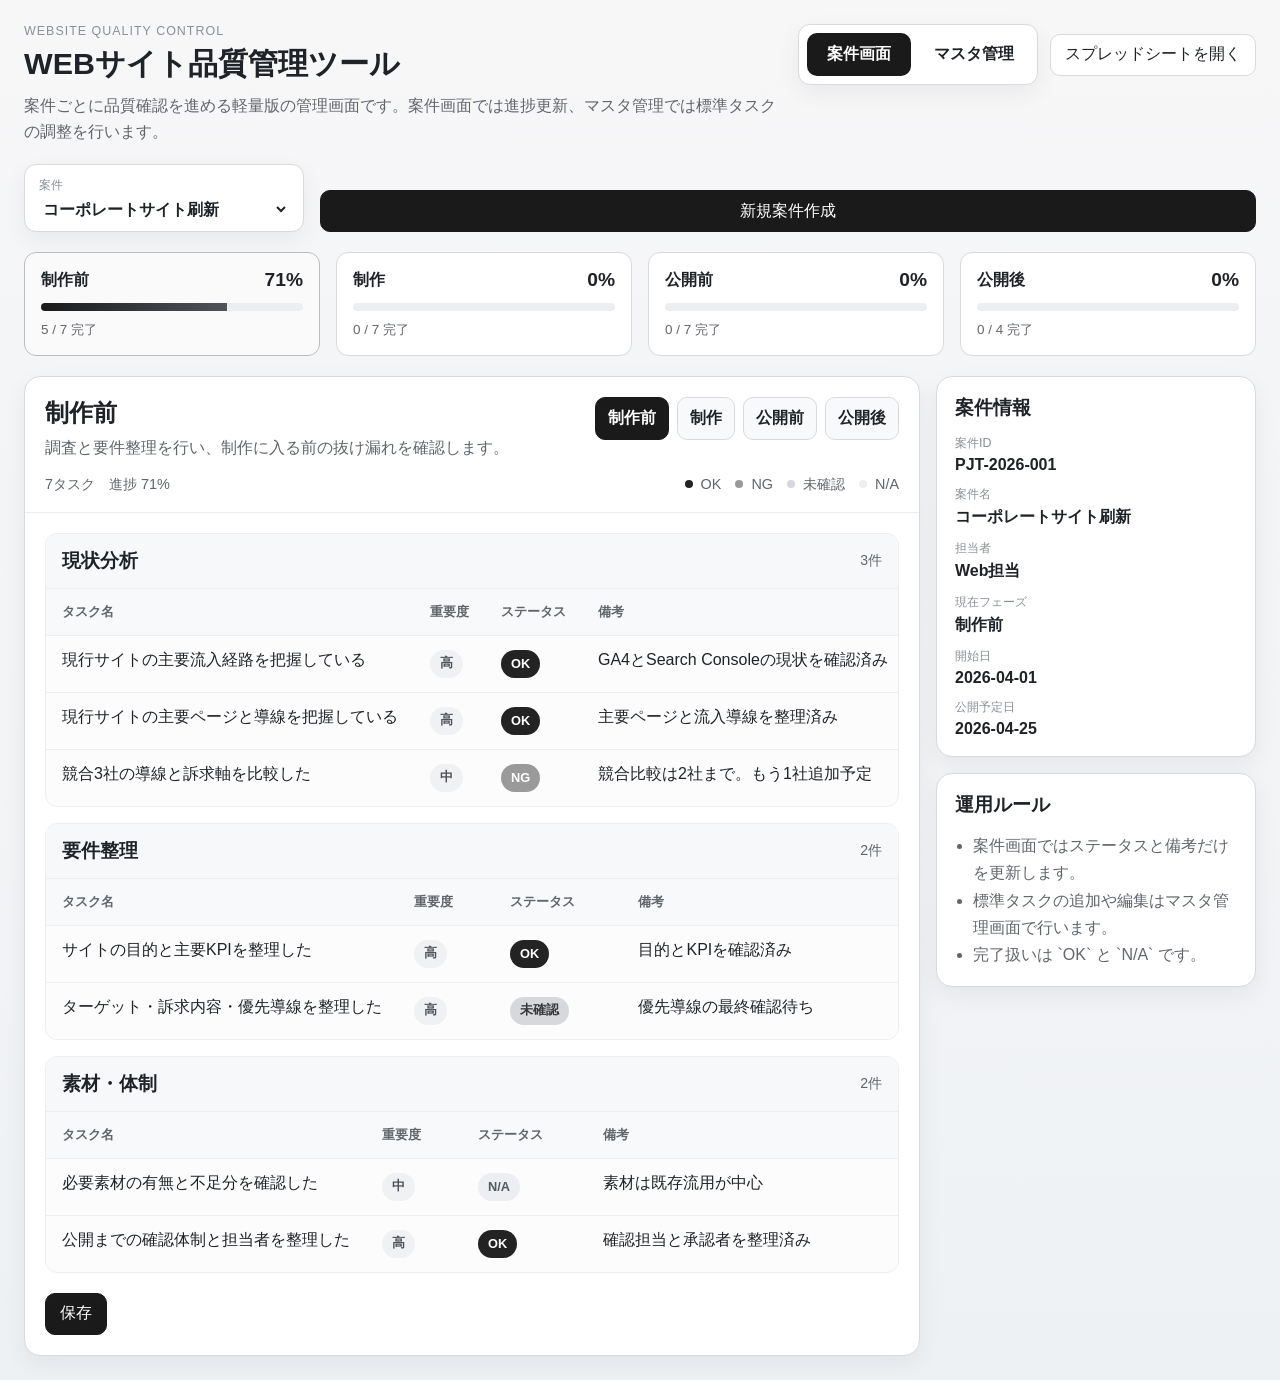
<file: mockup.html>
<!DOCTYPE html>
<html lang="ja">
<head>
  <meta charset="UTF-8">
  <meta name="viewport" content="width=device-width, initial-scale=1.0">
  <title>WEBサイト品質管理ツール Mockup</title>
  <link rel="stylesheet" href="./mockup.css">
</head>
<body>
  <div class="app-shell">
    <header class="page-header">
      <div>
        <p class="eyebrow">Website Quality Control</p>
        <h1>WEBサイト品質管理ツール</h1>
        <p class="header-copy">案件ごとに品質確認を進める軽量版の管理画面です。案件画面では進捗更新、マスタ管理では標準タスクの調整を行います。</p>
      </div>
      <div class="header-actions">
        <div class="view-switch" id="viewSwitch">
          <button type="button" class="switch-button is-active" data-view="project">案件画面</button>
          <button type="button" class="switch-button" data-view="master">マスタ管理</button>
        </div>
        <a class="link-btn" href="#" aria-label="スプレッドシートを開く">スプレッドシートを開く</a>
      </div>
    </header>

    <section class="screen screen--active" id="projectScreen">
      <div class="toolbar">
        <label class="field">
          <span class="field-label">案件</span>
          <select id="projectSelect"></select>
        </label>
        <button type="button" class="button button--primary">新規案件作成</button>
      </div>

      <section class="summary-row" id="summaryRow"></section>

      <main class="content-grid">
        <section class="panel">
          <div class="panel-header">
            <div>
              <h2 id="phaseTitle">制作前</h2>
              <p id="phaseDescription">調査と要件整理を行い、制作に入る前の抜け漏れを確認します。</p>
            </div>
            <div class="phase-tabs" id="phaseTabs"></div>
          </div>

          <div class="panel-subheader">
            <div class="sub-copy">
              <span id="phaseMeta">7タスク</span>
              <span id="phaseProgress">進捗 57%</span>
            </div>
            <div class="status-legend">
              <span><i class="dot dot--ok"></i>OK</span>
              <span><i class="dot dot--ng"></i>NG</span>
              <span><i class="dot dot--pending"></i>未確認</span>
              <span><i class="dot dot--na"></i>N/A</span>
            </div>
          </div>

          <div id="categoryList" class="category-list"></div>

          <div class="panel-footer">
            <button type="button" class="button button--primary">保存</button>
          </div>
        </section>

        <aside class="side-column">
          <section class="panel panel--compact">
            <div class="panel-header panel-header--compact">
              <h3>案件情報</h3>
            </div>
            <dl class="info-list">
              <div><dt>案件ID</dt><dd id="projectId">PJT-2026-001</dd></div>
              <div><dt>案件名</dt><dd id="projectName">コーポレートサイト刷新</dd></div>
              <div><dt>担当者</dt><dd id="projectOwner">Web担当</dd></div>
              <div><dt>現在フェーズ</dt><dd id="projectCurrentPhase">制作前</dd></div>
              <div><dt>開始日</dt><dd>2026-04-01</dd></div>
              <div><dt>公開予定日</dt><dd>2026-04-25</dd></div>
            </dl>
          </section>

          <section class="panel panel--compact">
            <div class="panel-header panel-header--compact">
              <h3>運用ルール</h3>
            </div>
            <ul class="plain-list">
              <li>案件画面ではステータスと備考だけを更新します。</li>
              <li>標準タスクの追加や編集はマスタ管理画面で行います。</li>
              <li>完了扱いは `OK` と `N/A` です。</li>
            </ul>
          </section>
        </aside>
      </main>
    </section>

    <section class="screen" id="masterScreen">
      <main class="content-grid">
        <section class="panel">
          <div class="panel-header">
            <div>
              <h2>チェック項目マスタ管理</h2>
              <p>標準タスクの追加・編集・有効/無効を行います。案件画面ではここで登録した内容が使われます。</p>
            </div>
            <div class="master-actions">
              <button type="button" class="button button--primary">新規タスク追加</button>
            </div>
          </div>

          <div class="panel-subheader">
            <div class="sub-copy">
              <span>標準タスク 25件</span>
              <span>品質確認重視 / コーポレートサイト向け</span>
            </div>
          </div>

          <div class="table-wrap">
            <table class="task-table">
              <thead>
                <tr>
                  <th>ID</th>
                  <th>フェーズ</th>
                  <th>カテゴリ</th>
                  <th>タスク名</th>
                  <th>重要度</th>
                  <th>状態</th>
                </tr>
              </thead>
              <tbody id="masterTableBody"></tbody>
            </table>
          </div>
        </section>

        <aside class="side-column">
          <section class="panel panel--compact">
            <div class="panel-header panel-header--compact">
              <h3>現在の方針</h3>
            </div>
            <ul class="plain-list">
              <li>対象はコーポレートサイト制作です。</li>
              <li>進行管理より品質確認を優先しています。</li>
              <li>タスク数は多すぎず少なすぎない25件構成です。</li>
            </ul>
          </section>
        </aside>
      </main>
    </section>
  </div>

  <script>
    const masters = [
      { id: "TM-001", phase: "制作前", category: "現状分析", taskName: "現行サイトの主要流入経路を把握している", priority: "高", active: true },
      { id: "TM-002", phase: "制作前", category: "現状分析", taskName: "現行サイトの主要ページと導線を把握している", priority: "高", active: true },
      { id: "TM-003", phase: "制作前", category: "現状分析", taskName: "競合3社の導線と訴求軸を比較した", priority: "中", active: true },
      { id: "TM-004", phase: "制作前", category: "要件整理", taskName: "サイトの目的と主要KPIを整理した", priority: "高", active: true },
      { id: "TM-005", phase: "制作前", category: "要件整理", taskName: "ターゲット・訴求内容・優先導線を整理した", priority: "高", active: true },
      { id: "TM-006", phase: "制作前", category: "素材・体制", taskName: "必要素材の有無と不足分を確認した", priority: "中", active: true },
      { id: "TM-007", phase: "制作前", category: "素材・体制", taskName: "公開までの確認体制と担当者を整理した", priority: "高", active: true },
      { id: "TM-008", phase: "制作", category: "情報設計", taskName: "サイトマップまたはページ構成を確認した", priority: "中", active: true },
      { id: "TM-009", phase: "制作", category: "情報設計", taskName: "各ページの役割と導線設計を確認した", priority: "高", active: true },
      { id: "TM-010", phase: "制作", category: "デザイン・実装", taskName: "ファーストビューで訴求内容が伝わる", priority: "高", active: true },
      { id: "TM-011", phase: "制作", category: "デザイン・実装", taskName: "主要導線のCTAが分かりやすく配置されている", priority: "高", active: true },
      { id: "TM-012", phase: "制作", category: "デザイン・実装", taskName: "PCとスマホで崩れず閲覧できる", priority: "高", active: true },
      { id: "TM-013", phase: "制作", category: "コンテンツ", taskName: "見出し構造と本文内容が整理されている", priority: "中", active: true },
      { id: "TM-014", phase: "制作", category: "コンテンツ", taskName: "画像・リンク・埋め込み要素が正しく配置されている", priority: "中", active: true },
      { id: "TM-015", phase: "公開前", category: "表示確認", taskName: "主要ブラウザで表示崩れがない", priority: "高", active: true },
      { id: "TM-016", phase: "公開前", category: "表示確認", taskName: "フォーム・電話・外部リンクが正常に動作する", priority: "高", active: true },
      { id: "TM-017", phase: "公開前", category: "表示確認", taskName: "主要導線が想定どおり遷移する", priority: "高", active: true },
      { id: "TM-018", phase: "公開前", category: "SEO・計測", taskName: "title / description / OGP の基本設定を確認した", priority: "高", active: true },
      { id: "TM-019", phase: "公開前", category: "SEO・計測", taskName: "GA4 / Search Console など必要な計測設定を確認した", priority: "高", active: true },
      { id: "TM-020", phase: "公開前", category: "公開設定", taskName: "noindex / ベーシック認証 / テストコードの解除を確認した", priority: "高", active: true },
      { id: "TM-021", phase: "公開前", category: "公開設定", taskName: "favicon / 404 / SSL / リダイレクトなど公開設定を確認した", priority: "高", active: true },
      { id: "TM-022", phase: "公開後", category: "初期確認", taskName: "公開直後に主要ページの表示と導線を確認した", priority: "高", active: true },
      { id: "TM-023", phase: "公開後", category: "初期確認", taskName: "フォーム送信や主要CVが本番環境で動作した", priority: "高", active: true },
      { id: "TM-024", phase: "公開後", category: "引き継ぎ", taskName: "更新方法・注意点・運用連絡先を整理した", priority: "中", active: true },
      { id: "TM-025", phase: "公開後", category: "引き継ぎ", taskName: "計測開始と初期監視の確認を完了した", priority: "中", active: true }
    ];

    const projects = [
      {
        id: "PJT-2026-001",
        name: "コーポレートサイト刷新",
        owner: "Web担当",
        phase: "制作前",
        descriptions: {
          "制作前": "調査と要件整理を行い、制作に入る前の抜け漏れを確認します。",
          "制作": "構成、導線、見た目、コンテンツの品質を確認します。",
          "公開前": "表示確認、SEO、計測、公開設定の最終確認を行います。",
          "公開後": "公開直後の不具合確認と引き継ぎを行います。"
        },
        taskStatuses: {
          "TM-001": { status: "ok", note: "GA4とSearch Consoleの現状を確認済み" },
          "TM-002": { status: "ok", note: "主要ページと流入導線を整理済み" },
          "TM-003": { status: "ng", note: "競合比較は2社まで。もう1社追加予定" },
          "TM-004": { status: "ok", note: "目的とKPIを確認済み" },
          "TM-005": { status: "pending", note: "優先導線の最終確認待ち" },
          "TM-006": { status: "na", note: "素材は既存流用が中心" },
          "TM-007": { status: "ok", note: "確認担当と承認者を整理済み" }
        }
      }
    ];

    const state = {
      view: "project",
      projectIndex: 0,
      currentPhase: "制作前"
    };

    const statusLabels = {
      ok: "OK",
      ng: "NG",
      pending: "未確認",
      na: "N/A"
    };

    function getCurrentProject() {
      return projects[state.projectIndex];
    }

    function getPhaseItems(phase) {
      const project = getCurrentProject();
      return masters
        .filter((item) => item.phase === phase)
        .map((item) => {
          const status = project.taskStatuses[item.id] || { status: "pending", note: "" };
          return { ...item, ...status };
        });
    }

    function renderProjectOptions() {
      const select = document.getElementById("projectSelect");
      select.innerHTML = projects
        .map((project, index) => `<option value="${index}">${project.name}</option>`)
        .join("");
      select.value = String(state.projectIndex);
    }

    function renderSummary() {
      const row = document.getElementById("summaryRow");
      const project = getCurrentProject();
      row.innerHTML = ["制作前", "制作", "公開前", "公開後"].map((phase) => {
        const rows = getPhaseItems(phase);
        const done = rows.filter((item) => item.status === "ok" || item.status === "na").length;
        const percent = rows.length ? Math.round((done / rows.length) * 100) : 0;
        const activeClass = phase === state.currentPhase ? " is-active" : "";
        return `
          <button type="button" class="summary-card${activeClass}" data-phase="${phase}">
            <div class="summary-card__top">
              <span>${phase}</span>
              <strong>${percent}%</strong>
            </div>
            <div class="summary-card__bar"><div class="summary-card__fill" style="width:${percent}%"></div></div>
            <p>${done} / ${rows.length} 完了</p>
          </button>
        `;
      }).join("");
    }

    function renderPhaseTabs() {
      const tabs = document.getElementById("phaseTabs");
      tabs.innerHTML = ["制作前", "制作", "公開前", "公開後"].map((phase) => {
        const activeClass = phase === state.currentPhase ? " is-active" : "";
        return `<button type="button" class="phase-tab${activeClass}" data-phase="${phase}">${phase}</button>`;
      }).join("");
    }

    function renderChecklist() {
      const project = getCurrentProject();
      const rows = getPhaseItems(state.currentPhase);
      const grouped = rows.reduce((acc, item) => {
        if (!acc[item.category]) acc[item.category] = [];
        acc[item.category].push(item);
        return acc;
      }, {});

      document.getElementById("phaseTitle").textContent = state.currentPhase;
      document.getElementById("phaseDescription").textContent = project.descriptions[state.currentPhase];
      document.getElementById("phaseMeta").textContent = `${rows.length}タスク`;
      document.getElementById("phaseProgress").textContent = `進捗 ${Math.round((rows.filter((item) => item.status === "ok" || item.status === "na").length / rows.length) * 100 || 0)}%`;
      document.getElementById("projectId").textContent = project.id;
      document.getElementById("projectName").textContent = project.name;
      document.getElementById("projectOwner").textContent = project.owner;
      document.getElementById("projectCurrentPhase").textContent = project.phase;

      const list = document.getElementById("categoryList");
      list.innerHTML = Object.entries(grouped).map(([category, items]) => `
        <section class="category-card">
          <div class="category-card__header">
            <h3>${category}</h3>
            <span>${items.length}件</span>
          </div>
          <table class="task-table">
            <thead>
              <tr>
                <th>タスク名</th>
                <th>重要度</th>
                <th>ステータス</th>
                <th>備考</th>
              </tr>
            </thead>
            <tbody>
              ${items.map((item) => `
                <tr>
                  <td>${item.taskName}</td>
                  <td><span class="badge badge--priority">${item.priority}</span></td>
                  <td><span class="badge badge--${item.status}">${statusLabels[item.status]}</span></td>
                  <td>${item.note || "未入力"}</td>
                </tr>
              `).join("")}
            </tbody>
          </table>
        </section>
      `).join("");
    }

    function renderMasterTable() {
      document.getElementById("masterTableBody").innerHTML = masters.map((item) => `
        <tr>
          <td>${item.id}</td>
          <td>${item.phase}</td>
          <td>${item.category}</td>
          <td>${item.taskName}</td>
          <td><span class="badge badge--priority">${item.priority}</span></td>
          <td><span class="badge ${item.active ? "badge--ok" : "badge--na"}">${item.active ? "有効" : "無効"}</span></td>
        </tr>
      `).join("");
    }

    function render() {
      renderProjectOptions();
      renderSummary();
      renderPhaseTabs();
      renderChecklist();
      renderMasterTable();
    }

    document.getElementById("viewSwitch").addEventListener("click", (event) => {
      const button = event.target.closest("[data-view]");
      if (!button) return;
      state.view = button.dataset.view;
      document.querySelectorAll(".switch-button").forEach((item) => item.classList.toggle("is-active", item === button));
      document.getElementById("projectScreen").classList.toggle("screen--active", state.view === "project");
      document.getElementById("masterScreen").classList.toggle("screen--active", state.view === "master");
    });

    document.getElementById("projectSelect").addEventListener("change", (event) => {
      state.projectIndex = Number(event.target.value) || 0;
      render();
    });

    document.addEventListener("click", (event) => {
      const phaseButton = event.target.closest("[data-phase]");
      if (!phaseButton) return;
      state.currentPhase = phaseButton.dataset.phase;
      render();
    });

    render();
  </script>
</body>
</html>
</file>
<file: mockup.css>
:root {
  --bg: #f3f4f6;
  --panel: #ffffff;
  --panel-muted: #f8f9fb;
  --border: #d8dadd;
  --border-strong: #b9bcc2;
  --text: #1f2328;
  --text-soft: #61656c;
  --text-faint: #8a8f98;
  --black: #1a1a1a;
  --gray-700: #4f545b;
  --gray-500: #7b8088;
  --gray-300: #dfe2e7;
  --gray-200: #eceef2;
  --radius-lg: 16px;
  --radius-md: 12px;
  --radius-sm: 8px;
  --shadow: 0 8px 24px rgba(15, 23, 42, 0.06);
}

* {
  box-sizing: border-box;
}

body {
  margin: 0;
  background: linear-gradient(180deg, #f7f7f8 0%, #eef1f4 100%);
  color: var(--text);
  font-family: "Segoe UI", "Yu Gothic UI", "Hiragino Sans", sans-serif;
}

button,
select,
a {
  font: inherit;
  color: inherit;
}

.app-shell {
  max-width: 1440px;
  margin: 0 auto;
  padding: 24px;
}

.page-header,
.toolbar,
.content-grid,
.summary-row {
  display: grid;
  gap: 16px;
}

.page-header {
  grid-template-columns: minmax(0, 1fr) auto;
  align-items: start;
  margin-bottom: 20px;
}

.eyebrow {
  margin: 0 0 6px;
  font-size: 0.78rem;
  letter-spacing: 0.08em;
  text-transform: uppercase;
  color: var(--text-faint);
}

h1,
h2,
h3,
p {
  margin: 0;
}

h1 {
  font-size: 1.9rem;
  margin-bottom: 8px;
}

.header-copy {
  max-width: 760px;
  color: var(--text-soft);
  line-height: 1.6;
}

.header-actions {
  display: flex;
  align-items: center;
  gap: 12px;
}

.view-switch,
.field,
.panel {
  background: var(--panel);
  border: 1px solid var(--border);
  box-shadow: var(--shadow);
}

.view-switch,
.field {
  border-radius: var(--radius-md);
}

.view-switch {
  display: flex;
  padding: 8px;
  gap: 8px;
}

.switch-button,
.phase-tab,
.button,
.summary-card {
  cursor: pointer;
}

.switch-button,
.phase-tab,
.button {
  border: 1px solid transparent;
  border-radius: 10px;
  background: transparent;
  transition: 0.2s ease;
}

.switch-button {
  min-width: 104px;
  padding: 10px 14px;
  font-weight: 600;
}

.switch-button.is-active {
  background: var(--black);
  color: #fff;
}

.link-btn,
.button {
  display: inline-flex;
  align-items: center;
  justify-content: center;
  min-height: 42px;
  padding: 0 14px;
  border: 1px solid var(--border);
  border-radius: 10px;
  text-decoration: none;
  background: var(--panel);
}

.button--primary {
  background: var(--black);
  border-color: var(--black);
  color: #fff;
}

.toolbar {
  grid-template-columns: minmax(240px, 280px) auto;
  align-items: end;
  margin-bottom: 20px;
}

.field {
  display: flex;
  flex-direction: column;
  gap: 6px;
  padding: 12px 14px;
}

.field-label {
  font-size: 0.78rem;
  color: var(--text-faint);
}

.field select {
  border: 0;
  background: transparent;
  outline: none;
  padding: 0;
  font-weight: 600;
}

.screen {
  display: none;
}

.screen--active {
  display: block;
}

.summary-row {
  grid-template-columns: repeat(4, minmax(0, 1fr));
  margin-bottom: 20px;
}

.summary-card {
  border: 1px solid var(--border);
  background: var(--panel);
  border-radius: var(--radius-md);
  text-align: left;
  padding: 16px;
}

.summary-card.is-active {
  border-color: var(--border-strong);
  background: #fafafa;
}

.summary-card__top {
  display: flex;
  align-items: center;
  justify-content: space-between;
  margin-bottom: 12px;
}

.summary-card__top span {
  font-weight: 600;
}

.summary-card__top strong {
  font-size: 1.2rem;
}

.summary-card__bar {
  height: 8px;
  overflow: hidden;
  border-radius: 999px;
  background: var(--gray-200);
}

.summary-card__fill {
  height: 100%;
  background: linear-gradient(90deg, var(--black), var(--gray-700));
}

.summary-card p {
  margin-top: 10px;
  font-size: 0.84rem;
  color: var(--text-soft);
}

.content-grid {
  grid-template-columns: minmax(0, 1fr) 320px;
  align-items: start;
}

.side-column {
  display: grid;
  gap: 16px;
}

.panel {
  border-radius: var(--radius-lg);
}

.panel--compact {
  padding: 18px;
}

.panel-header {
  display: flex;
  justify-content: space-between;
  gap: 16px;
  align-items: start;
  padding: 20px 20px 0;
}

.panel-header--compact {
  padding: 0 0 14px;
}

.panel-header p {
  margin-top: 6px;
  color: var(--text-soft);
  line-height: 1.6;
}

.phase-tabs,
.master-actions {
  display: flex;
  flex-wrap: wrap;
  gap: 8px;
}

.phase-tab {
  padding: 10px 12px;
  border-color: var(--border);
  background: var(--panel-muted);
  font-weight: 600;
}

.phase-tab.is-active {
  border-color: var(--black);
  background: var(--black);
  color: #fff;
}

.panel-subheader {
  display: flex;
  justify-content: space-between;
  align-items: center;
  gap: 16px;
  padding: 14px 20px 18px;
  border-bottom: 1px solid var(--gray-200);
}

.sub-copy,
.status-legend {
  display: flex;
  flex-wrap: wrap;
  gap: 14px;
  color: var(--text-soft);
  font-size: 0.9rem;
}

.status-legend span {
  display: inline-flex;
  align-items: center;
  gap: 8px;
}

.dot {
  width: 8px;
  height: 8px;
  border-radius: 999px;
  display: inline-block;
}

.dot--ok,
.badge--ok {
  background: #232323;
  color: #fff;
}

.dot--ng,
.badge--ng {
  background: #9a9a9a;
  color: #fff;
}

.dot--pending,
.badge--pending {
  background: #d6d8dc;
  color: #35373b;
}

.dot--na,
.badge--na {
  background: #eceef1;
  color: #555b63;
}

.category-list {
  padding: 20px;
  display: grid;
  gap: 16px;
}

.category-card {
  border: 1px solid var(--gray-200);
  border-radius: var(--radius-md);
  overflow: hidden;
  background: #fcfcfd;
}

.category-card__header {
  display: flex;
  align-items: center;
  justify-content: space-between;
  padding: 14px 16px;
  background: #f7f8fa;
  border-bottom: 1px solid var(--gray-200);
}

.category-card__header span {
  color: var(--text-soft);
  font-size: 0.88rem;
}

.table-wrap {
  padding: 0 20px 20px;
}

.task-table {
  width: 100%;
  border-collapse: collapse;
}

.task-table th,
.task-table td {
  padding: 14px 16px;
  border-bottom: 1px solid var(--gray-200);
  text-align: left;
  vertical-align: top;
}

.task-table th {
  background: #f8f9fb;
  font-size: 0.84rem;
  color: var(--text-soft);
  font-weight: 600;
  white-space: nowrap;
}

.task-table tbody tr:last-child td {
  border-bottom: 0;
}

.task-table th:nth-child(1),
.task-table td:nth-child(1) {
  width: 92px;
  white-space: nowrap;
}

.task-table th:nth-child(2),
.task-table td:nth-child(2) {
  width: 96px;
  white-space: nowrap;
}

.task-table th:last-child,
.task-table td:last-child {
  white-space: nowrap;
}

.badge {
  display: inline-flex;
  align-items: center;
  min-height: 28px;
  padding: 0 10px;
  border-radius: 999px;
  font-size: 0.8rem;
  font-weight: 700;
}

.badge--priority {
  background: #f0f1f3;
  color: var(--gray-700);
}

.panel-footer {
  padding: 0 20px 20px;
}

.info-list {
  display: grid;
  gap: 12px;
  margin: 0;
}

.info-list div {
  display: grid;
  gap: 4px;
}

.info-list dt {
  color: var(--text-faint);
  font-size: 0.78rem;
}

.info-list dd {
  margin: 0;
  font-weight: 600;
}

.plain-list {
  margin: 0;
  padding-left: 18px;
  color: var(--text-soft);
  line-height: 1.7;
}

@media (max-width: 1080px) {
  .page-header,
  .content-grid {
    grid-template-columns: 1fr;
  }

  .summary-row {
    grid-template-columns: repeat(2, minmax(0, 1fr));
  }
}

@media (max-width: 720px) {
  .app-shell {
    padding: 16px;
  }

  .toolbar,
  .summary-row {
    grid-template-columns: 1fr;
  }

  .header-actions {
    flex-direction: column;
    align-items: stretch;
  }

  .panel-subheader,
  .panel-header {
    flex-direction: column;
  }

  .task-table {
    min-width: 680px;
  }

  .table-wrap,
  .category-card {
    overflow-x: auto;
  }
}
</file>
